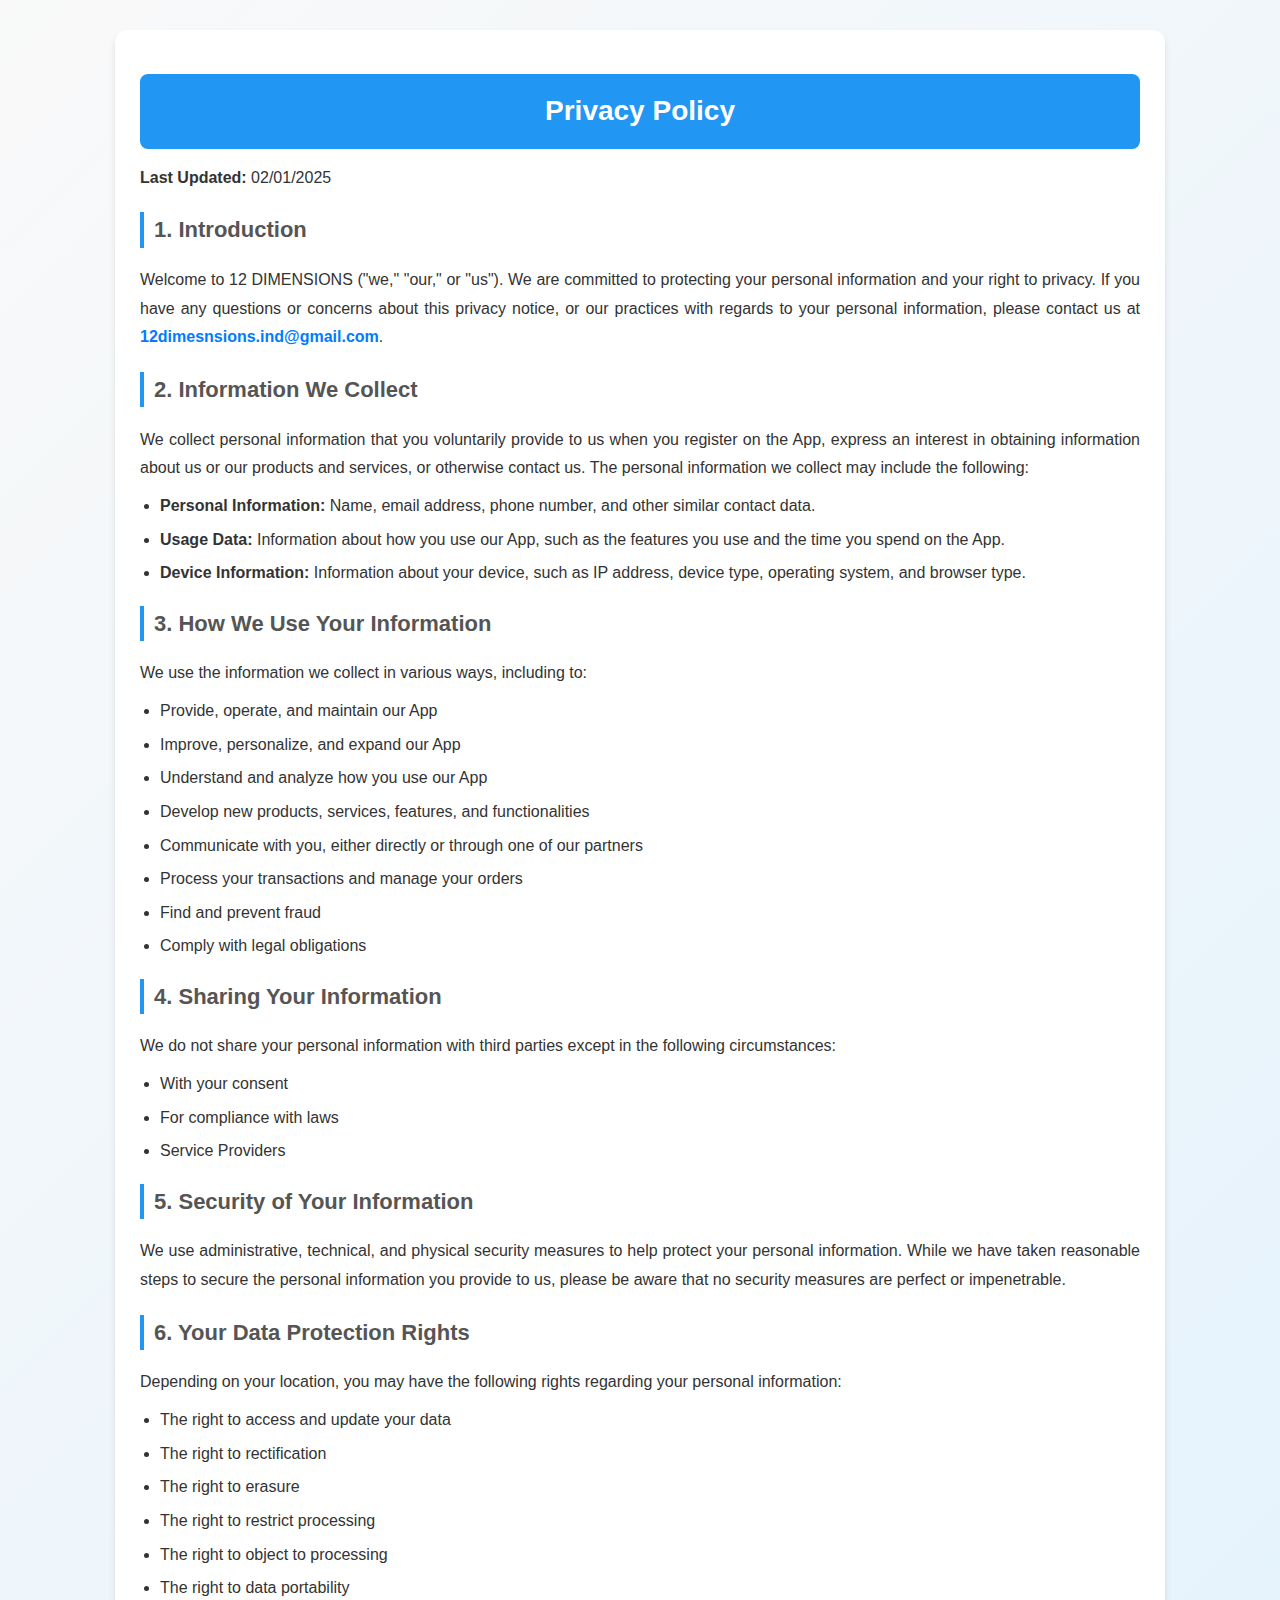
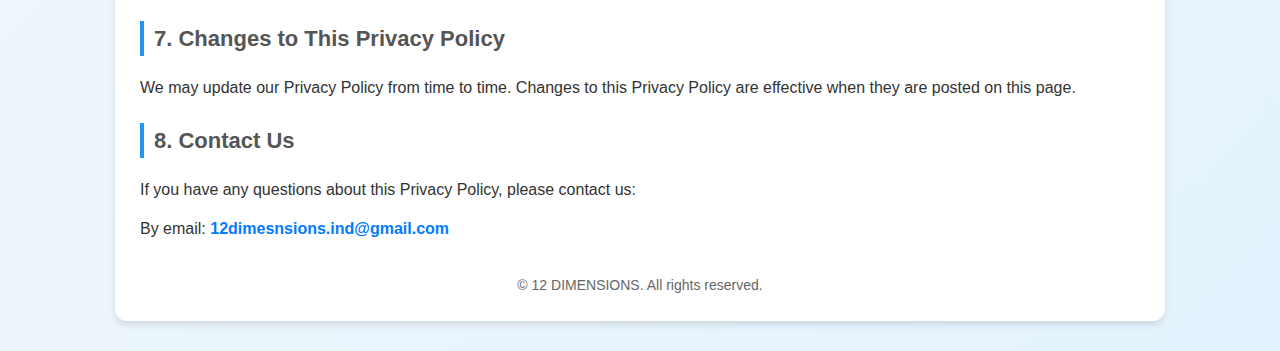
<file: PrivacyPolicy.html>
<!DOCTYPE html>
<html lang="en">
<head>
    <meta charset="UTF-8">
    <meta name="viewport" content="width=device-width, initial-scale=1.0">
    <title>Privacy Policy</title>
    <style>
        body {
            font-family: 'Roboto', sans-serif;
            line-height: 1.6;
            margin: 0;
            padding: 0;
            background: linear-gradient(135deg, #f9f9f9, #e3f2fd);
            color: #333;
        }
        .container {
            max-width: 1000px;
            margin: 30px auto;
            padding: 25px;
            background: #ffffff;
            box-shadow: 0 4px 6px rgba(0, 0, 0, 0.1);
            border-radius: 12px;
            overflow: hidden;
        }
        h1 {
            font-size: 28px;
            color: #444;
            margin-bottom: 15px;
            text-align: center;
            background: #2196f3;
            color: white;
            padding: 15px;
            border-radius: 8px;
        }
        h2 {
            font-size: 22px;
            margin-top: 20px;
            color: #555;
            border-left: 4px solid #2196f3;
            padding-left: 10px;
        }
        p {
            margin: 10px 0;
            line-height: 1.8;
            text-align: justify;
        }
        ul {
            margin: 10px 0;
            padding-left: 20px;
        }
        ul li {
            margin: 8px 0;
        }
        a {
            color: #007BFF;
            text-decoration: none;
            font-weight: bold;
        }
        a:hover {
            text-decoration: underline;
        }
        footer {
            margin-top: 30px;
            text-align: center;
            font-size: 14px;
            color: #666;
        }
        @media (max-width: 600px) {
            .container {
                padding: 15px;
            }
            h1 {
                font-size: 22px;
            }
            h2 {
                font-size: 18px;
            }
        }
    </style>
</head>
<body>
    <div class="container">
        <h1>Privacy Policy</h1>
        <p><strong>Last Updated:</strong> 02/01/2025</p>
        
        <h2>1. Introduction</h2>
        <p>Welcome to 12 DIMENSIONS ("we," "our," or "us"). We are committed to protecting your personal information and your right to privacy. If you have any questions or concerns about this privacy notice, or our practices with regards to your personal information, please contact us at <a href="mailto:12dimesnsions.ind@gmail.com">12dimesnsions.ind@gmail.com</a>.</p>

        <h2>2. Information We Collect</h2>
        <p>We collect personal information that you voluntarily provide to us when you register on the App, express an interest in obtaining information about us or our products and services, or otherwise contact us. The personal information we collect may include the following:</p>
        <ul>
            <li><strong>Personal Information:</strong> Name, email address, phone number, and other similar contact data.</li>
            <li><strong>Usage Data:</strong> Information about how you use our App, such as the features you use and the time you spend on the App.</li>
            <li><strong>Device Information:</strong> Information about your device, such as IP address, device type, operating system, and browser type.</li>
        </ul>

        <h2>3. How We Use Your Information</h2>
        <p>We use the information we collect in various ways, including to:</p>
        <ul>
            <li>Provide, operate, and maintain our App</li>
            <li>Improve, personalize, and expand our App</li>
            <li>Understand and analyze how you use our App</li>
            <li>Develop new products, services, features, and functionalities</li>
            <li>Communicate with you, either directly or through one of our partners</li>
            <li>Process your transactions and manage your orders</li>
            <li>Find and prevent fraud</li>
            <li>Comply with legal obligations</li>
        </ul>

        <h2>4. Sharing Your Information</h2>
        <p>We do not share your personal information with third parties except in the following circumstances:</p>
        <ul>
            <li>With your consent</li>
            <li>For compliance with laws</li>
            <li>Service Providers</li>
        </ul>

        <h2>5. Security of Your Information</h2>
        <p>We use administrative, technical, and physical security measures to help protect your personal information. While we have taken reasonable steps to secure the personal information you provide to us, please be aware that no security measures are perfect or impenetrable.</p>

        <h2>6. Your Data Protection Rights</h2>
        <p>Depending on your location, you may have the following rights regarding your personal information:</p>
        <ul>
            <li>The right to access and update your data</li>
            <li>The right to rectification</li>
            <li>The right to erasure</li>
            <li>The right to restrict processing</li>
            <li>The right to object to processing</li>
            <li>The right to data portability</li>
        </ul>

        <h2>7. Changes to This Privacy Policy</h2>
        <p>We may update our Privacy Policy from time to time. Changes to this Privacy Policy are effective when they are posted on this page.</p>

        <h2>8. Contact Us</h2>
        <p>If you have any questions about this Privacy Policy, please contact us:</p>
        <p>By email: <a href="mailto:12dimesnsions.ind@gmail.com">12dimesnsions.ind@gmail.com</a></p>

        <footer>&copy; 12 DIMENSIONS. All rights reserved.</footer>
    </div>
</body>
</html>
</file>
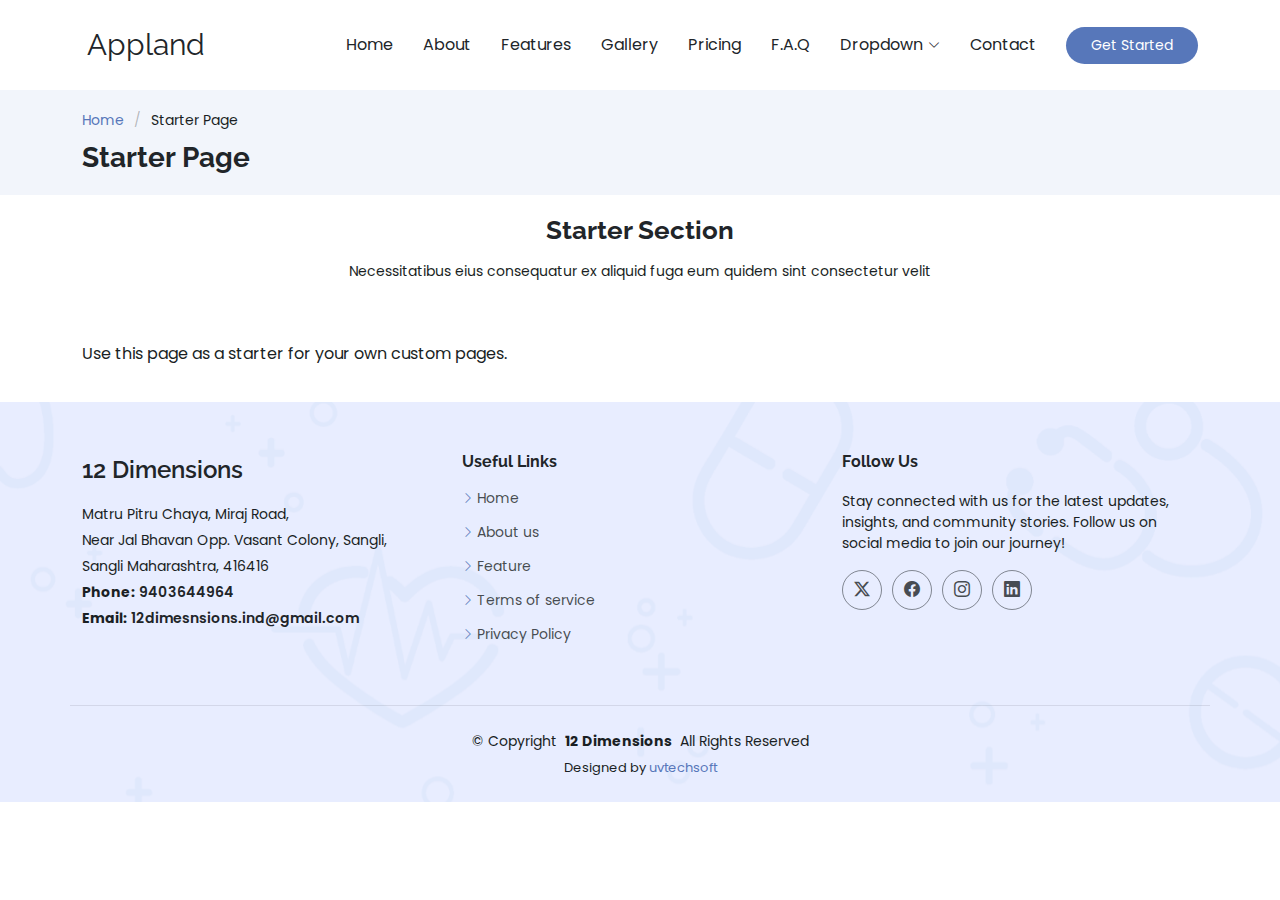
<file: starter-page.html>
<!DOCTYPE html>
<html lang="en">

<head>
  <meta charset="utf-8">
  <meta content="width=device-width, initial-scale=1.0" name="viewport">
  <title>Starter Page - Appland Bootstrap Template</title>
  <meta name="description" content="">
  <meta name="keywords" content="">

  <!-- Favicons -->
<link href="assets/img/favicon.png" rel="icon">
  <link href="assets/img/trackk_logo.png" rel="apple-touch-icon">

  <!-- Fonts -->
  <link href="https://fonts.googleapis.com" rel="preconnect">
  <link href="https://fonts.gstatic.com" rel="preconnect" crossorigin>
  <link href="https://fonts.googleapis.com/css2?family=Roboto:ital,wght@0,100;0,300;0,400;0,500;0,700;0,900;1,100;1,300;1,400;1,500;1,700;1,900&family=Poppins:ital,wght@0,100;0,200;0,300;0,400;0,500;0,600;0,700;0,800;0,900;1,100;1,200;1,300;1,400;1,500;1,600;1,700;1,800;1,900&family=Raleway:ital,wght@0,100;0,200;0,300;0,400;0,500;0,600;0,700;0,800;0,900;1,100;1,200;1,300;1,400;1,500;1,600;1,700;1,800;1,900&display=swap" rel="stylesheet">

  <!-- Vendor CSS Files -->
  <link href="assets/vendor/bootstrap/css/bootstrap.min.css" rel="stylesheet">
  <link href="assets/vendor/bootstrap-icons/bootstrap-icons.css" rel="stylesheet">
  <link href="assets/vendor/aos/aos.css" rel="stylesheet">
  <link href="assets/vendor/swiper/swiper-bundle.min.css" rel="stylesheet">
  <link href="assets/vendor/glightbox/css/glightbox.min.css" rel="stylesheet">

  <!-- Main CSS File -->
  <link href="assets/css/main.css" rel="stylesheet">

  <!-- =======================================================
  * Template Name: Appland
  * Template URL: https://bootstrapmade.com/free-bootstrap-app-landing-page-template/
  * Updated: Aug 07 2024 with Bootstrap v5.3.3
  * Author: BootstrapMade.com
  * License: https://bootstrapmade.com/license/
  ======================================================== -->
</head>

<body class="starter-page-page">

  <header id="header" class="header d-flex align-items-center sticky-top">
    <div class="container-fluid container-xl position-relative d-flex align-items-center">

      <a href="index.html" class="logo d-flex align-items-center me-auto">
        <!-- Uncomment the line below if you also wish to use an image logo -->
        <!-- <img src="assets/img/logo.png" alt=""> -->
        <h1 class="sitename">Appland</h1>
      </a>

      <nav id="navmenu" class="navmenu">
        <ul>
          <li><a href="#hero">Home</a></li>
          <li><a href="#about">About</a></li>
          <li><a href="#features">Features</a></li>
          <li><a href="#gallery">Gallery</a></li>
          <li><a href="#pricing">Pricing</a></li>
          <li><a href="#faq">F.A.Q</a></li>
          <li class="dropdown"><a href="#"><span>Dropdown</span> <i class="bi bi-chevron-down toggle-dropdown"></i></a>
            <ul>
              <li><a href="#">Dropdown 1</a></li>
              <li class="dropdown"><a href="#"><span>Deep Dropdown</span> <i class="bi bi-chevron-down toggle-dropdown"></i></a>
                <ul>
                  <li><a href="#">Deep Dropdown 1</a></li>
                  <li><a href="#">Deep Dropdown 2</a></li>
                  <li><a href="#">Deep Dropdown 3</a></li>
                  <li><a href="#">Deep Dropdown 4</a></li>
                  <li><a href="#">Deep Dropdown 5</a></li>
                </ul>
              </li>
              <li><a href="#">Dropdown 2</a></li>
              <li><a href="#">Dropdown 3</a></li>
              <li><a href="#">Dropdown 4</a></li>
            </ul>
          </li>
          <li><a href="#contact">Contact</a></li>
        </ul>
        <i class="mobile-nav-toggle d-xl-none bi bi-list"></i>
      </nav>

      <a class="btn-getstarted" href="index.html#about">Get Started</a>

    </div>
  </header>

  <main class="main">

    <!-- Page Title -->
    <div class="page-title light-background">
      <div class="container">
        <nav class="breadcrumbs">
          <ol>
            <li><a href="index.html">Home</a></li>
            <li class="current">Starter Page</li>
          </ol>
        </nav>
        <h1>Starter Page</h1>
      </div>
    </div><!-- End Page Title -->

    <!-- Starter Section Section -->
    <section id="starter-section" class="starter-section section">

      <!-- Section Title -->
      <div class="container section-title" data-aos="fade-up">
        <h2>Starter Section</h2>
        <p>Necessitatibus eius consequatur ex aliquid fuga eum quidem sint consectetur velit</p>
      </div><!-- End Section Title -->

      <div class="container" data-aos="fade-up">
        <p>Use this page as a starter for your own custom pages.</p>
      </div>

    </section><!-- /Starter Section Section -->

  </main>

 
  <footer id="footer" class="footer"
    style="    background-image: url(assets/img/home_bg_.png); background-repeat: repeat;object-fit: cover; ">

    <!-- <div class="footer-newsletter">
      <div class="container">
        <div class="row justify-content-center text-center">
          <div class="col-lg-6">
            <h4>Join Our Newsletter</h4>
            <p>Subscribe to our newsletter and receive the latest news about our products and services!</p>
            <form action="forms/newsletter.php" method="post" class="php-email-form">
              <div class="newsletter-form"><input type="email" name="email"><input type="submit" value="Subscribe"></div>
              <div class="loading">Loading</div>
              <div class="error-message"></div>
              <div class="sent-message">Your subscription request has been sent. Thank you!</div>
            </form>
          </div>
        </div>
      </div>
    </div> -->

    <div class="container footer-top">
      <div class="row gy-4">
        <div class="col-lg-4 col-md-6 footer-about">
          <a href="index.html" class="d-flex align-items-center">
            <span class="sitename">12 Dimensions</span>
          </a>
          <div class="footer-contact pt-3">
            <p>Matru Pitru Chaya, Miraj Road, </p>
            <p> Near Jal Bhavan Opp. Vasant Colony, Sangli,</p>
            <p> Sangli Maharashtra, 416416</p>
            <p><strong>Phone:</strong> <a style="font-size: 14px ; font-family: 'Poppins' , sans-serif;"
                href="tel:09890941239">9403644964</a></p>
            <p><strong>Email:</strong> <a style="font-size: 14px ; font-family: 'Poppins' , sans-serif;"
                href="mailto:info@uvtechsoft.com">12dimesnsions.ind@gmail.com</a></p>

          </div>

        </div>

        <div class="col-lg-2 col-md-3 footer-links">
          <h4>Useful Links</h4>
          <ul>
            <li><i class="bi bi-chevron-right"></i> <a href="index.html">Home</a></li>
            <li><i class="bi bi-chevron-right"></i> <a href="About.html">About us</a></li>
            <li><i class="bi bi-chevron-right"></i> <a href="Features.html">Feature</a></li>
            <li><i class="bi bi-chevron-right"></i> <a href="terms.html">Terms of service</a></li>
            <li><i class="bi bi-chevron-right"></i> <a href="PrivacyPolicy.html">Privacy Policy</a></li>
          </ul>
        </div>

        <div class="col-lg-2 col-md-3 footer-links">
          <!-- <h4>Our Services</h4>
          <ul>
            <li><i class="bi bi-chevron-right"></i> <a href="#">Web Design</a></li>
            <li><i class="bi bi-chevron-right"></i> <a href="#">Web Development</a></li>
            <li><i class="bi bi-chevron-right"></i> <a href="#">Product Management</a></li>
            <li><i class="bi bi-chevron-right"></i> <a href="#">Marketing</a></li>
          </ul> -->
        </div>

        <div class="col-lg-4 col-md-12">
          <h4>Follow Us</h4>
          <p>Stay connected with us for the latest updates, insights, and community stories. Follow us on social media
            to join our journey!</p>
          <div class="social-links d-flex">
            <a href=""><i class="bi bi-twitter-x"></i></a>
            <a href=""><i class="bi bi-facebook"></i></a>
            <a href=""><i class="bi bi-instagram"></i></a>
            <a href=""><i class="bi bi-linkedin"></i></a>
          </div>
        </div>


      </div>
    </div>

    <div class="container copyright text-center mt-4">
      <p>© <span>Copyright</span> <strong class="px-1 sitename">12 Dimensions</strong> <span>All Rights Reserved</span></p>
      <div class="credits">
        <!-- All the links in the footer should remain intact. -->
        <!-- You can delete the links only if you've purchased the pro version. -->
        <!-- Licensing information: https://bootstrapmade.com/license/ -->
        <!-- Purchase the pro version with working PHP/AJAX contact form: [buy-url] -->

        Designed by <a href="https://uvtechsoft.com/">uvtechsoft</a>
      </div>
    </div>

  </footer>

  <!-- Scroll Top -->
  <a href="#" id="scroll-top" class="scroll-top d-flex align-items-center justify-content-center"><i class="bi bi-arrow-up-short"></i></a>

  <!-- Preloader -->
  <div id="preloader"></div>

  <!-- Vendor JS Files -->
  <script src="assets/vendor/bootstrap/js/bootstrap.bundle.min.js"></script>
  <script src="assets/vendor/php-email-form/validate.js"></script>
  <script src="assets/vendor/aos/aos.js"></script>
  <script src="assets/vendor/swiper/swiper-bundle.min.js"></script>
  <script src="assets/vendor/glightbox/js/glightbox.min.js"></script>

  <!-- Main JS File -->
  <script src="assets/js/main.js"></script>

</body>

</html>
</file>
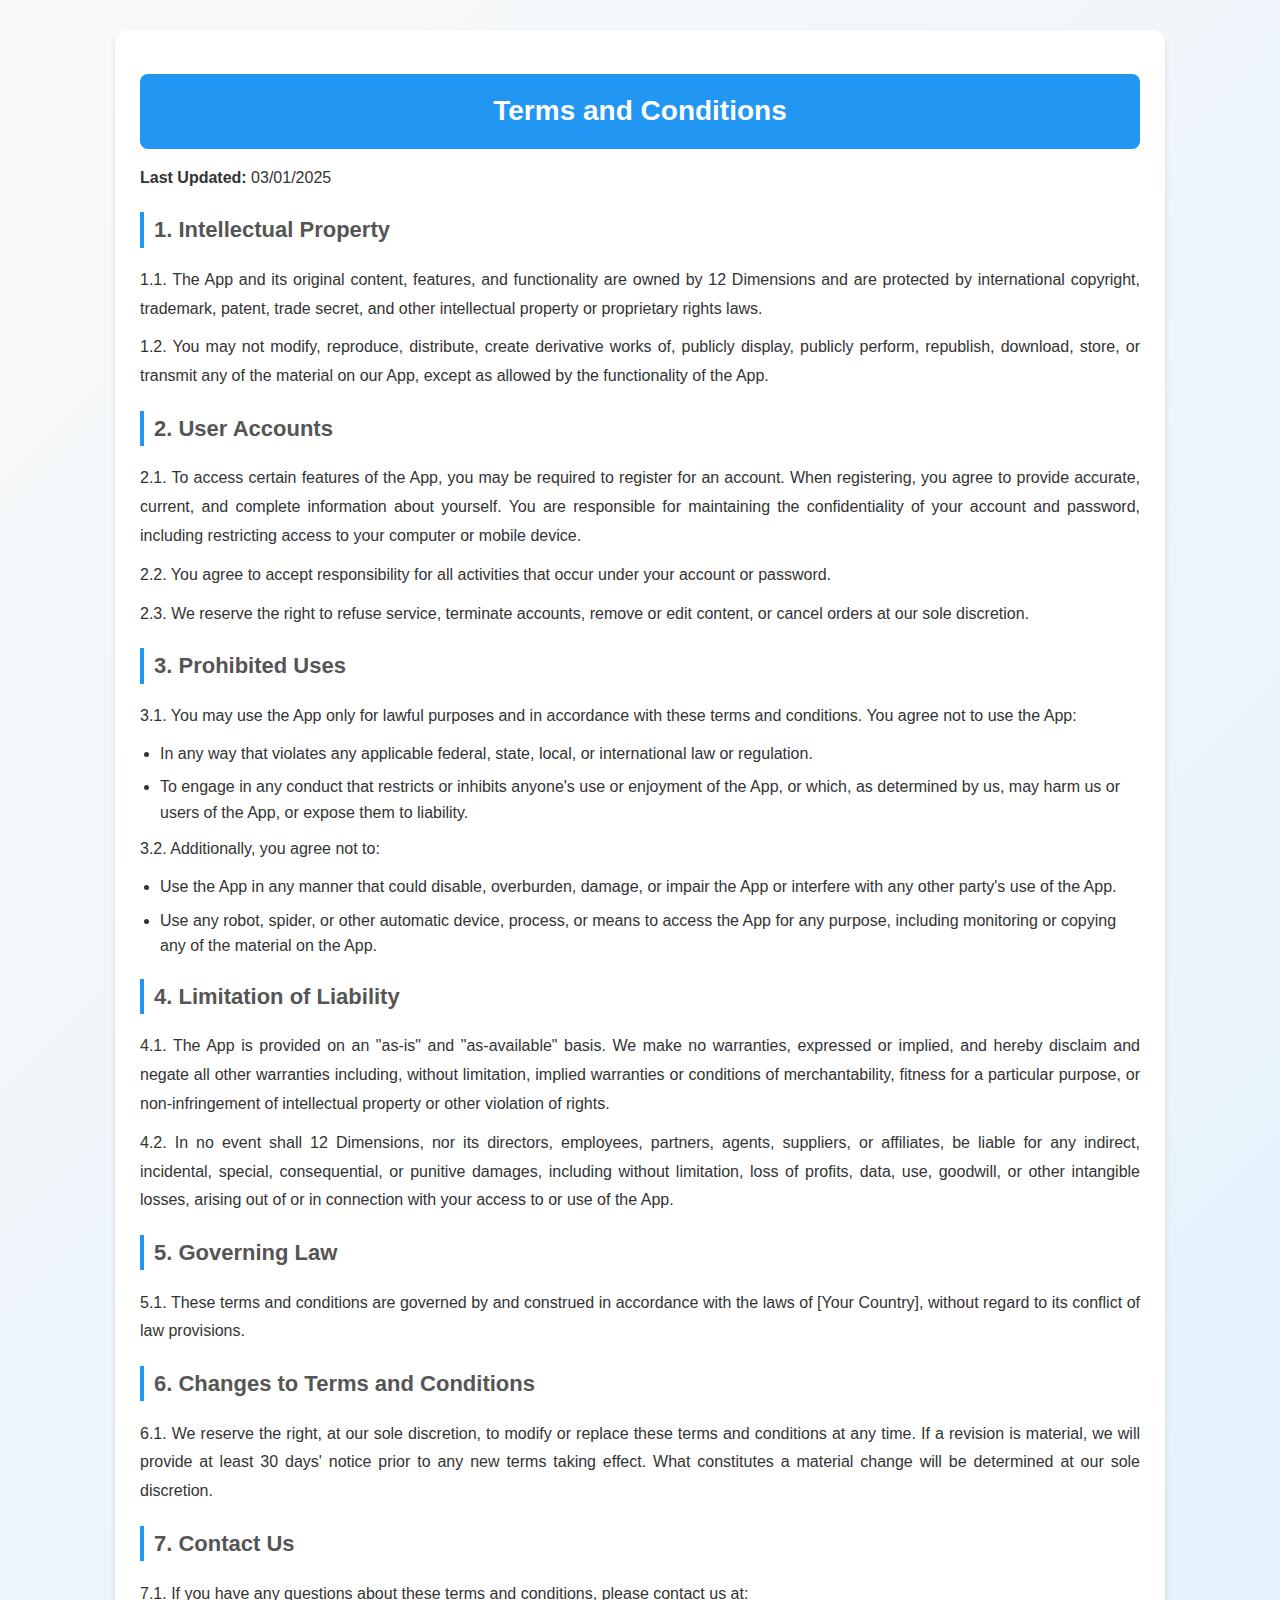
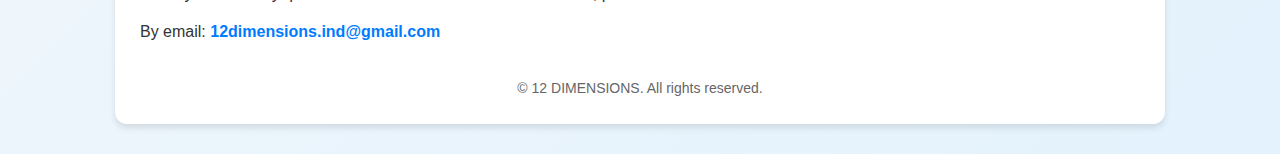
<file: terms.html>
<!DOCTYPE html>
<html lang="en">
<head>
    <meta charset="UTF-8">
    <meta name="viewport" content="width=device-width, initial-scale=1.0">
    <title>Terms and Conditions</title>
    <style>
        body {
            font-family: 'Roboto', sans-serif;
            line-height: 1.6;
            margin: 0;
            padding: 0;
            background: linear-gradient(135deg, #f9f9f9, #e3f2fd);
            color: #333;
        }
        .container {
            max-width: 1000px;
            margin: 30px auto;
            padding: 25px;
            background: #ffffff;
            box-shadow: 0 4px 6px rgba(0, 0, 0, 0.1);
            border-radius: 12px;
            overflow: hidden;
        }
        h1 {
            font-size: 28px;
            color: #444;
            margin-bottom: 15px;
            text-align: center;
            background: #2196f3;
            color: white;
            padding: 15px;
            border-radius: 8px;
        }
        h2 {
            font-size: 22px;
            margin-top: 20px;
            color: #555;
            border-left: 4px solid #2196f3;
            padding-left: 10px;
        }
        p {
            margin: 10px 0;
            line-height: 1.8;
            text-align: justify;
        }
        ul {
            margin: 10px 0;
            padding-left: 20px;
        }
        ul li {
            margin: 8px 0;
        }
        a {
            color: #007BFF;
            text-decoration: none;
            font-weight: bold;
        }
        a:hover {
            text-decoration: underline;
        }
        footer {
            margin-top: 30px;
            text-align: center;
            font-size: 14px;
            color: #666;
        }
        @media (max-width: 600px) {
            .container {
                padding: 15px;
            }
            h1 {
                font-size: 22px;
            }
            h2 {
                font-size: 18px;
            }
        }
    </style>
</head>
<body>
    <div class="container">
        <h1>Terms and Conditions</h1>
        <p><strong>Last Updated:</strong> 03/01/2025</p>
        
        <h2>1. Intellectual Property</h2>
        <p>1.1. The App and its original content, features, and functionality are owned by 12 Dimensions and are protected by international copyright, trademark, patent, trade secret, and other intellectual property or proprietary rights laws.</p>
        <p>1.2. You may not modify, reproduce, distribute, create derivative works of, publicly display, publicly perform, republish, download, store, or transmit any of the material on our App, except as allowed by the functionality of the App.</p>

        <h2>2. User Accounts</h2>
        <p>2.1. To access certain features of the App, you may be required to register for an account. When registering, you agree to provide accurate, current, and complete information about yourself. You are responsible for maintaining the confidentiality of your account and password, including restricting access to your computer or mobile device.</p>
        <p>2.2. You agree to accept responsibility for all activities that occur under your account or password.</p>
        <p>2.3. We reserve the right to refuse service, terminate accounts, remove or edit content, or cancel orders at our sole discretion.</p>

        <h2>3. Prohibited Uses</h2>
        <p>3.1. You may use the App only for lawful purposes and in accordance with these terms and conditions. You agree not to use the App:</p>
        <ul>
            <li>In any way that violates any applicable federal, state, local, or international law or regulation.</li>
            <li>To engage in any conduct that restricts or inhibits anyone's use or enjoyment of the App, or which, as determined by us, may harm us or users of the App, or expose them to liability.</li>
        </ul>
        <p>3.2. Additionally, you agree not to:</p>
        <ul>
            <li>Use the App in any manner that could disable, overburden, damage, or impair the App or interfere with any other party's use of the App.</li>
            <li>Use any robot, spider, or other automatic device, process, or means to access the App for any purpose, including monitoring or copying any of the material on the App.</li>
        </ul>

        <h2>4. Limitation of Liability</h2>
        <p>4.1. The App is provided on an "as-is" and "as-available" basis. We make no warranties, expressed or implied, and hereby disclaim and negate all other warranties including, without limitation, implied warranties or conditions of merchantability, fitness for a particular purpose, or non-infringement of intellectual property or other violation of rights.</p>
        <p>4.2. In no event shall 12 Dimensions, nor its directors, employees, partners, agents, suppliers, or affiliates, be liable for any indirect, incidental, special, consequential, or punitive damages, including without limitation, loss of profits, data, use, goodwill, or other intangible losses, arising out of or in connection with your access to or use of the App.</p>

        <h2>5. Governing Law</h2>
        <p>5.1. These terms and conditions are governed by and construed in accordance with the laws of [Your Country], without regard to its conflict of law provisions.</p>

        <h2>6. Changes to Terms and Conditions</h2>
        <p>6.1. We reserve the right, at our sole discretion, to modify or replace these terms and conditions at any time. If a revision is material, we will provide at least 30 days' notice prior to any new terms taking effect. What constitutes a material change will be determined at our sole discretion.</p>

        <h2>7. Contact Us</h2>
        <p>7.1. If you have any questions about these terms and conditions, please contact us at:</p>
        <p>By email: <a href="mailto:12dimensions.ind@gmail.com">12dimensions.ind@gmail.com</a></p>

        <footer>&copy; 12 DIMENSIONS. All rights reserved.</footer>
    </div>
</body>
</html>
</file>
<file: assets/css/main.css>
/**
* Template Name: Appland
* Template URL: https://bootstrapmade.com/free-bootstrap-app-landing-page-template/
* Updated: Aug 07 2024 with Bootstrap v5.3.3
* Author: BootstrapMade.com
* License: https://bootstrapmade.com/license/
*/

/*--------------------------------------------------------------
# Font & Color Variables
# Help: https://bootstrapmade.com/color-system/
--------------------------------------------------------------*/
/* Fonts */
:root {
  /* --default-font: "Roboto",  system-ui, -apple-system, "Segoe UI", Roboto, "Helvetica Neue", Arial, "Noto Sans", "Liberation Sans", sans-serif, "Apple Color Emoji", "Segoe UI Emoji", "Segoe UI Symbol", "Noto Color Emoji"; */
  --default-font:'Poppins', sans-serif ;
 
  --heading-font: "Raleway",  sans-serif;
  --nav-font: "Poppins",  sans-serif;
}

/* Global Colors - The following color variables are used throughout the website. Updating them here will change the color scheme of the entire website */
:root { 
  --background-color: #ffffff; 
  --default-color: #1a1f24; 
  --heading-color: #212529; 
  --accent-color: #5777ba; 
  --surface-color: #ffffff; 
  --contrast-color: #ffffff; 
}


/* Nav Menu Colors - The following color variables are used specifically for the navigation menu. They are separate from the global colors to allow for more customization options */
:root {
  --nav-color: #212529;  /* The default color of the main navmenu links */
  --nav-hover-color: #5777ba; /* Applied to main navmenu links when they are hovered over or active */
  --nav-mobile-background-color: #ffffff; /* Used as the background color for mobile navigation menu */
  --nav-dropdown-background-color: #ffffff; /* Used as the background color for dropdown items that appear when hovering over primary navigation items */
  --nav-dropdown-color: #212529; /* Used for navigation links of the dropdown items in the navigation menu. */
  --nav-dropdown-hover-color: #5777ba; /* Similar to --nav-hover-color, this color is applied to dropdown navigation links when they are hovered over. */
}

/* Color Presets - These classes override global colors when applied to any section or element, providing reuse of the sam color scheme. */

.light-background {
  --background-color: #f2f5fb;
  --surface-color: #ffffff;
}

.dark-background {
  --background-color: #060606;
  --default-color: #ffffff;
  --heading-color: #ffffff;
  --surface-color: #252525;
  --contrast-color: #ffffff;
}

/* Smooth scroll */
:root {
  scroll-behavior: smooth;
}

/*--------------------------------------------------------------
# General Styling & Shared Classes
--------------------------------------------------------------*/
body {
  color: var(--default-color);
  background-color: var(--background-color);
  font-family: var(--default-font);
}

a {
  color: var(--accent-color);
  text-decoration: none;
  transition: 0.3s;
}

a:hover {
  color: color-mix(in srgb, var(--accent-color), transparent 25%);
  text-decoration: none;
}

h1,
h2,
h3,
h4,
h5,
h6 {
  color: var(--heading-color);
  font-family: var(--heading-font);
}

/* PHP Email Form Messages
------------------------------*/
.php-email-form .error-message {
  display: none;
  background: #df1529;
  color: #ffffff;
  text-align: left;
  padding: 15px;
  margin-bottom: 24px;
  font-weight: 600;
}

.php-email-form .sent-message {
  display: none;
  color: #ffffff;
  background: #059652;
  text-align: center;
  padding: 15px;
  margin-bottom: 24px;
  font-weight: 600;
}

.php-email-form .loading {
  display: none;
  background: var(--surface-color);
  text-align: center;
  padding: 15px;
  margin-bottom: 24px;
}

.php-email-form .loading:before {
  content: "";
  display: inline-block;
  border-radius: 50%;
  width: 24px;
  height: 24px;
  margin: 0 10px -6px 0;
  border: 3px solid var(--accent-color);
  border-top-color: var(--surface-color);
  animation: php-email-form-loading 1s linear infinite;
}

@keyframes php-email-form-loading {
  0% {
    transform: rotate(0deg);
  }

  100% {
    transform: rotate(360deg);
  }
}

/*--------------------------------------------------------------
# Global Header
--------------------------------------------------------------*/
.header {
  color: var(--default-color);
  background-color: var(--background-color);
  padding: 15px 0;
  transition: all 0.5s;
  z-index: 997;
}

.header .logo {
  line-height: 1;
}

.header .logo img {
  /* max-height: 36px; */
  max-height: 60px;

  margin-right: 8px;
}

.header .logo h1 {
  font-size: 30px;
  margin: 0;
  font-weight: 400;
  color: var(--heading-color);
}

.header .btn-getstarted,
.header .btn-getstarted:focus {
  color: var(--contrast-color);
  background: var(--accent-color);
  font-size: 14px;
  padding: 8px 25px;
  margin: 0 0 0 30px;
  border-radius: 50px;
  transition: 0.3s;
}

.header .btn-getstarted:hover,
.header .btn-getstarted:focus:hover {
  color: var(--contrast-color);
  background: color-mix(in srgb, var(--accent-color), transparent 15%);
}

@media (max-width: 1200px) {
  .header .logo {
    order: 1;
  }

  .header .btn-getstarted {
    order: 2;
    margin: 0 15px 0 0;
    padding: 6px 15px;
  }

  .header .navmenu {
    order: 3;
  }
}

.scrolled .header {
  box-shadow: 0px 0 18px rgba(0, 0, 0, 0.1);
}

/*--------------------------------------------------------------
# Navigation Menu
--------------------------------------------------------------*/
/* Navmenu - Desktop */
@media (min-width: 1200px) {
  .navmenu {
    padding: 0;
  }

  .navmenu ul {
    margin: 0;
    padding: 0;
    display: flex;
    list-style: none;
    align-items: center;
  }

  .navmenu li {
    position: relative;
  }

  .navmenu a,
  .navmenu a:focus {
    color: var(--nav-color);
    padding: 18px 15px;
    font-size: 16px;
    font-family: var(--nav-font);
    font-weight: 400;
    display: flex;
    align-items: center;
    justify-content: space-between;
    white-space: nowrap;
    transition: 0.3s;
  }

  .navmenu a i,
  .navmenu a:focus i {
    font-size: 12px;
    line-height: 0;
    margin-left: 5px;
    transition: 0.3s;
  }

  .navmenu li:last-child a {
    padding-right: 0;
  }

  .navmenu li:hover>a,
  .navmenu .active,
  .navmenu .active:focus {
    color: var(--nav-hover-color);
  }

  .navmenu .dropdown ul {
    margin: 0;
    padding: 10px 0;
    background: var(--nav-dropdown-background-color);
    display: block;
    position: absolute;
    visibility: hidden;
    left: 14px;
    top: 130%;
    opacity: 0;
    transition: 0.3s;
    border-radius: 4px;
    z-index: 99;
    box-shadow: 0px 0px 30px rgba(0, 0, 0, 0.1);
  }

  .navmenu .dropdown ul li {
    min-width: 200px;
  }

  .navmenu .dropdown ul a {
    padding: 10px 20px;
    font-size: 15px;
    text-transform: none;
    color: var(--nav-dropdown-color);
  }

  .navmenu .dropdown ul a i {
    font-size: 12px;
  }

  .navmenu .dropdown ul a:hover,
  .navmenu .dropdown ul .active:hover,
  .navmenu .dropdown ul li:hover>a {
    color: var(--nav-dropdown-hover-color);
  }

  .navmenu .dropdown:hover>ul {
    opacity: 1;
    top: 100%;
    visibility: visible;
  }

  .navmenu .dropdown .dropdown ul {
    top: 0;
    left: -90%;
    visibility: hidden;
  }

  .navmenu .dropdown .dropdown:hover>ul {
    opacity: 1;
    top: 0;
    left: -100%;
    visibility: visible;
  }
}

/* Navmenu - Mobile */
@media (max-width: 1199px) {
  .mobile-nav-toggle {
    color: var(--nav-color);
    font-size: 28px;
    line-height: 0;
    margin-right: 10px;
    cursor: pointer;
    transition: color 0.3s;
  }

  .navmenu {
    padding: 0;
    z-index: 9997;
  }

  .navmenu ul {
    display: none;
    list-style: none;
    position: absolute;
    inset: 60px 20px 20px 20px;
    padding: 10px 0;
    margin: 0;
    border-radius: 6px;
    background-color: var(--nav-mobile-background-color);
    overflow-y: auto;
    transition: 0.3s;
    z-index: 9998;
    box-shadow: 0px 0px 30px rgba(0, 0, 0, 0.1);
  }

  .navmenu a,
  .navmenu a:focus {
    color: var(--nav-dropdown-color);
    padding: 10px 20px;
    font-family: var(--nav-font);
    font-size: 17px;
    font-weight: 500;
    display: flex;
    align-items: center;
    justify-content: space-between;
    white-space: nowrap;
    transition: 0.3s;
  }

  .navmenu a i,
  .navmenu a:focus i {
    font-size: 12px;
    line-height: 0;
    margin-left: 5px;
    width: 30px;
    height: 30px;
    display: flex;
    align-items: center;
    justify-content: center;
    border-radius: 50%;
    transition: 0.3s;
    background-color: color-mix(in srgb, var(--accent-color), transparent 90%);
  }

  .navmenu a i:hover,
  .navmenu a:focus i:hover {
    background-color: var(--accent-color);
    color: var(--contrast-color);
  }

  .navmenu a:hover,
  .navmenu .active,
  .navmenu .active:focus {
    color: var(--nav-dropdown-hover-color);
  }

  .navmenu .active i,
  .navmenu .active:focus i {
    background-color: var(--accent-color);
    color: var(--contrast-color);
    transform: rotate(180deg);
  }

  .navmenu .dropdown ul {
    position: static;
    display: none;
    z-index: 99;
    padding: 10px 0;
    margin: 10px 20px;
    background-color: var(--nav-dropdown-background-color);
    border: 1px solid color-mix(in srgb, var(--default-color), transparent 90%);
    box-shadow: none;
    transition: all 0.5s ease-in-out;
  }

  .navmenu .dropdown ul ul {
    background-color: rgba(33, 37, 41, 0.1);
  }

  .navmenu .dropdown>.dropdown-active {
    display: block;
    background-color: rgba(33, 37, 41, 0.03);
  }

  .mobile-nav-active {
    overflow: hidden;
  }

  .mobile-nav-active .mobile-nav-toggle {
    color: #fff;
    position: absolute;
    font-size: 32px;
    top: 15px;
    right: 15px;
    margin-right: 0;
    z-index: 9999;
  }

  .mobile-nav-active .navmenu {
    position: fixed;
    overflow: hidden;
    inset: 0;
    background: rgba(33, 37, 41, 0.8);
    transition: 0.3s;
  }

  .mobile-nav-active .navmenu>ul {
    display: block;
  }
}

/*--------------------------------------------------------------
# Global Footer
--------------------------------------------------------------*/
.footer {
  color: var(--default-color);
  background-color: var(--background-color);
  font-size: 14px;
  position: relative;
}

.footer .footer-newsletter {
  background-color: color-mix(in srgb, var(--default-color), transparent 97%);
  padding: 50px 0;
}

.footer .footer-newsletter h4 {
  font-size: 24px;
}

.footer .footer-newsletter .newsletter-form {
  margin-top: 30px;
  margin-bottom: 15px;
  padding: 6px 8px;
  position: relative;
  border-radius: 4px;
  background-color: var(--surface-color);
  border: 1px solid color-mix(in srgb, var(--default-color), transparent 90%);
  box-shadow: 0px 2px 25px rgba(0, 0, 0, 0.1);
  display: flex;
  transition: 0.3s;
  border-radius: 50px;
}

.footer .footer-newsletter .newsletter-form:focus-within {
  border-color: var(--accent-color);
}

.footer .footer-newsletter .newsletter-form input[type=email] {
  border: 0;
  padding: 4px;
  width: 100%;
  background-color: var(--surface-color);
  color: var(--default-color);
}

.footer .footer-newsletter .newsletter-form input[type=email]:focus-visible {
  outline: none;
}

.footer .footer-newsletter .newsletter-form input[type=submit] {
  border: 0;
  font-size: 16px;
  padding: 0 20px;
  margin: -7px -8px -7px 0;
  background: var(--accent-color);
  color: var(--contrast-color);
  transition: 0.3s;
  border-radius: 50px;
}

.footer .footer-newsletter .newsletter-form input[type=submit]:hover {
  background: color-mix(in srgb, var(--accent-color), transparent 20%);
}

.footer .footer-top {
  padding-top: 50px;
}

.footer .social-links a {
  display: flex;
  align-items: center;
  justify-content: center;
  width: 40px;
  height: 40px;
  border-radius: 50%;
  border: 1px solid color-mix(in srgb, var(--default-color), transparent 50%);
  font-size: 16px;
  color: color-mix(in srgb, var(--default-color), transparent 20%);
  margin-right: 10px;
  transition: 0.3s;
}

.footer .social-links a:hover {
  color: var(--accent-color);
  border-color: var(--accent-color);
}

.footer h4 {
  font-size: 16px;
  font-weight: bold;
  position: relative;
  padding-bottom: 12px;
}

.footer .footer-links {
  margin-bottom: 30px;
}

.footer .footer-links ul {
  list-style: none;
  padding: 0;
  margin: 0;
}

.footer .footer-links ul i {
  margin-right: 3px;
  font-size: 12px;
  line-height: 0;
  color: var(--accent-color);
}

.footer .footer-links ul li {
  padding: 10px 0;
  display: flex;
  align-items: center;
}

.footer .footer-links ul li:first-child {
  padding-top: 0;
}

.footer .footer-links ul a {
  display: inline-block;
  color: color-mix(in srgb, var(--default-color), transparent 20%);
  line-height: 1;
}

.footer .footer-links ul a:hover {
  color: var(--accent-color);
}

.footer .footer-about a {
  color: var(--heading-color);
  font-size: 24px;
  font-weight: 600;
  font-family: var(--heading-font);
}

.footer .footer-contact p {
  margin-bottom: 5px;
}

.footer .copyright {
  padding: 25px 0;
  border-top: 1px solid color-mix(in srgb, var(--default-color), transparent 90%);
}

.footer .copyright p {
  margin-bottom: 0;
}

.footer .credits {
  margin-top: 6px;
  font-size: 13px;
}

/*--------------------------------------------------------------
# Preloader
--------------------------------------------------------------*/
#preloader {
  position: fixed;
  inset: 0;
  z-index: 999999;
  overflow: hidden;
  background: var(--background-color);
  transition: all 0.6s ease-out;
}

#preloader:before {
  content: "";
  position: fixed;
  top: calc(50% - 30px);
  left: calc(50% - 30px);
  border: 6px solid #ffffff;
  border-color: var(--accent-color) transparent var(--accent-color) transparent;
  border-radius: 50%;
  width: 60px;
  height: 60px;
  animation: animate-preloader 1.5s linear infinite;
}

@keyframes animate-preloader {
  0% {
    transform: rotate(0deg);
  }

  100% {
    transform: rotate(360deg);
  }
}

/*--------------------------------------------------------------
# Scroll Top Button
--------------------------------------------------------------*/
.scroll-top {
  position: fixed;
  visibility: hidden;
  opacity: 0;
  right: 15px;
  bottom: 15px;
  z-index: 99999;
  background-color: var(--accent-color);
  width: 40px;
  height: 40px;
  border-radius: 4px;
  transition: all 0.4s;
}

.scroll-top i {
  font-size: 24px;
  color: var(--contrast-color);
  line-height: 0;
}

.scroll-top:hover {
  background-color: color-mix(in srgb, var(--accent-color), transparent 20%);
  color: var(--contrast-color);
}

.scroll-top.active {
  visibility: visible;
  opacity: 1;
}

/*--------------------------------------------------------------
# Disable aos animation delay on mobile devices
--------------------------------------------------------------*/
@media screen and (max-width: 768px) {
  [data-aos-delay] {
    transition-delay: 0 !important;
  }
}

/*--------------------------------------------------------------
# Global Page Titles & Breadcrumbs
--------------------------------------------------------------*/
.page-title {
  color: var(--default-color);
  background-color: var(--background-color);
  padding: 20px 0;
  position: relative;
}

.page-title h1 {
  font-size: 28px;
  font-weight: 700;
  margin: 0;
}

.page-title .breadcrumbs ol {
  display: flex;
  flex-wrap: wrap;
  list-style: none;
  padding: 0 0 10px 0;
  margin: 0;
  font-size: 14px;
  font-weight: 400;
}

.page-title .breadcrumbs ol li+li {
  padding-left: 10px;
}

.page-title .breadcrumbs ol li+li::before {
  content: "/";
  display: inline-block;
  padding-right: 10px;
  color: color-mix(in srgb, var(--default-color), transparent 70%);
}

/*--------------------------------------------------------------
# Global Sections
--------------------------------------------------------------*/
section,
.section {
  color: var(--default-color);
  background-color: var(--background-color);
  /* padding: 60px 0; */
  padding: 20px 0;

  scroll-margin-top: 90px;
  overflow: clip;
}

@media (max-width: 1199px) {

  section,
  .section {
    scroll-margin-top: 66px;
  }
}

/*--------------------------------------------------------------
# Global Section Titles
--------------------------------------------------------------*/
.section-title {
  text-align: center;
  padding-bottom: 60px;
  position: relative;
}

.section-title h2 {
  /* text-shadow: 2px 2px 4px rgba(0, 0, 0, 0.3); */

  font-size: 26px;
  /* font-size: 32px; */

  font-weight: 700;
  margin-bottom: 15px;
}

.section-title p {
  margin-bottom: 0;
  font-size: 14px !important;
}

/*--------------------------------------------------------------
# Hero Section
--------------------------------------------------------------*/
.hero {
  width: 100%;
  min-height: 70vh;
  position: relative;
  padding: 60px 0 40px 0;
  display: flex;
  align-items: center;
}

.hero h2 {
  margin: 0;
  font-size: 48px;
  font-weight: 700;
  line-height: 56px;
}

.hero p {
  color: color-mix(in srgb, var(--default-color), transparent 30%);
  margin: 5px 0 10px 0;
  font-size: 20px;
  font-weight: 400;
}

.hero .download-btn {
  color: var(--contrast-color);
  background: color-mix(in srgb, var(--accent-color) 90%, black 50%);
  font-family: var(--heading-font);
  font-weight: 500;
  font-size: 15px;
  padding: 8px 30px 10px 30px;
  border-radius: 3px;
  transition: 0.5s;
  display: flex;
  align-items: center;
  justify-content: center;
}

.hero .download-btn+.download-btn {
  margin-left: 20px;
}

.hero .download-btn:hover {
  background: var(--accent-color);
  color: var(--contrast-color);
}

.hero .download-btn i {
  font-size: 16px;
  line-height: 0;
  margin-right: 8px;
}

@media (max-width: 768px) {
  .hero h2 {
    font-size: 28px;
    line-height: 36px;
  }

  .hero p {
    font-size: 18px;
    line-height: 24px;
    margin-bottom: 30px;
  }

  .hero .download-btn {
    font-size: 14px;
    padding: 8px 20px 10px 20px;
  }
}

/*--------------------------------------------------------------
# About Section
--------------------------------------------------------------*/
.about ul {
  list-style: none;
  padding: 0;
}

.about ul li {
  padding-bottom: 5px;
  display: flex;
  align-items: center;
}

.about ul i {
  font-size: 20px;
  padding-right: 4px;
  color: var(--accent-color);
}

.about .read-more {
  background: var(--accent-color);
  color: var(--contrast-color);
  font-family: var(--heading-font);
  font-weight: 500;
  font-size: 16px;
  letter-spacing: 1px;
  padding: 10px 28px;
  border-radius: 5px;
  transition: 0.3s;
  display: inline-flex;
  align-items: center;
  justify-content: center;
}

.about .read-more i {
  font-size: 18px;
  margin-left: 5px;
  line-height: 0;
  transition: 0.3s;
}

.about .read-more:hover {
  background: color-mix(in srgb, var(--accent-color), transparent 20%);
}

.about .read-more:hover i {
  transform: translate(5px, 0);
}

/*--------------------------------------------------------------
# Features Section
--------------------------------------------------------------*/
.features .icon-box {
  display: flex;
}

.features .icon-box h4 {
  font-size: 20px;
  font-weight: 700;
  margin: 0 0 10px 0;
}

.features .icon-box i {
  font-size: 44px;
  line-height: 44px;
  color: var(--accent-color);
  margin-right: 15px;
}

.features .icon-box p {
  font-size: 15px;
  color: color-mix(in srgb, var(--default-color), transparent 30%);
  margin-bottom: 0;
}



/*--------------------------------------------------------------
# Feature Details Section
--------------------------------------------------------------*/
.feature-details .features-item {
  color: color-mix(in srgb, var(--default-color), transparent 20%);
}

.feature-details .features-item+.features-item {
  margin-top: 100px;
}

@media (max-width: 640px) {
  .feature-details .features-item+.features-item {
    margin-top: 40px;
  }
}

.feature-details .features-item h3 {
  font-weight: 700;
  font-size: 26px;
}

.feature-details .features-item ul {
  list-style: none;
  padding: 0;
}

.feature-details .features-item ul li {
  padding-bottom: 10px;
  display: flex;
  align-items: center;
}

.feature-details .features-item ul li:last-child {
  padding-bottom: 0;
}

.feature-details .features-item ul i {
  font-size: 20px;
  padding-right: 4px;
  color: var(--accent-color);
}

.feature-details .features-item p:last-child {
  margin-bottom: 0;
}

/* .change-li i {
  color: white

} */

/*--------------------------------------------------------------
# Gallery Section
--------------------------------------------------------------*/
.gallery {
  overflow: hidden;
}

.gallery .swiper-wrapper {
  height: auto;
}

.gallery .swiper-pagination {
  margin-top: 20px;
  position: relative;
}

.gallery .swiper-pagination .swiper-pagination-bullet {
  background-color: var(--background-color);
  border: 1px solid var(--accent-color);
  width: 12px;
  height: 12px;
  opacity: 1;
}

.gallery .swiper-pagination .swiper-pagination-bullet-active {
  background-color: var(--accent-color);
}

.gallery .swiper-slide-active {
  text-align: center;
}

@media (min-width: 992px) {
  .gallery .swiper-wrapper {
    padding: 60px 0;
  }

  .gallery .swiper-slide-active {
    background: var(--background-color);
    border: 6px solid var(--accent-color);
    padding: 4px;
    z-index: 1;
    transform: scale(1.2);
    border-radius: 25px;
    transition: none;
  }
}

/*--------------------------------------------------------------
# Testimonials Section
--------------------------------------------------------------*/
.testimonials .testimonial-wrap {
  padding-left: 50px;
}

.testimonials .testimonials-carousel,
.testimonials .testimonials-slider {
  overflow: hidden;
}

.testimonials .testimonial-item {
  background-color: var(--surface-color);
  box-shadow: 0px 2px 15px rgba(0, 0, 0, 0.1);
  box-sizing: content-box;
  padding: 30px 30px 30px 60px;
  margin: 30px 15px;
  min-height: 200px;
  position: relative;
}

.testimonials .testimonial-item .testimonial-img {
  width: 90px;
  border-radius: 10px;
  border: 6px solid var(--background-color);
  position: absolute;
  left: -45px;
}

.testimonials .testimonial-item h3 {
  font-size: 18px;
  font-weight: bold;
  margin: 10px 0 5px 0;
}

.testimonials .testimonial-item h4 {
  color: color-mix(in srgb, var(--default-color), transparent 50%);
  font-size: 14px;
  margin: 0;
}

.testimonials .testimonial-item .stars {
  margin: 10px 0;
}

.testimonials .testimonial-item .stars i {
  color: #ffc107;
  margin: 0 1px;
}

.testimonials .testimonial-item .quote-icon-left,
.testimonials .testimonial-item .quote-icon-right {
  color: color-mix(in srgb, var(--accent-color), transparent 60%);
  font-size: 26px;
  line-height: 0;
}

.testimonials .testimonial-item .quote-icon-left {
  display: inline-block;
  left: -5px;
  position: relative;
}

.testimonials .testimonial-item .quote-icon-right {
  display: inline-block;
  right: -5px;
  position: relative;
  top: 10px;
  transform: scale(-1, -1);
}

.testimonials .testimonial-item p {
  font-style: italic;
  margin: 15px auto 15px auto;
}

.testimonials .swiper-wrapper {
  height: auto;
}

.testimonials .swiper-pagination {
  margin-top: 20px;
  position: relative;
}

.testimonials .swiper-pagination .swiper-pagination-bullet {
  width: 12px;
  height: 12px;
  background-color: var(--background-color);
  opacity: 1;
  border: 1px solid var(--accent-color);
}

.testimonials .swiper-pagination .swiper-pagination-bullet-active {
  background-color: var(--accent-color);
}

@media (max-width: 767px) {
  .testimonials .testimonial-wrap {
    padding-left: 0;
  }

  .testimonials .testimonials-carousel,
  .testimonials .testimonials-slider {
    overflow: hidden;
  }

  .testimonials .testimonial-item {
    padding: 30px;
    margin: 15px;
  }

  .testimonials .testimonial-item .testimonial-img {
    position: static;
    left: auto;
  }
}

/*--------------------------------------------------------------
# Pricing Section
--------------------------------------------------------------*/
.pricing .pricing-item {
  background-color: var(--surface-color);
  padding: 60px 40px;
  box-shadow: 0 3px 20px -2px rgba(0, 0, 0, 0.1);
  height: 100%;
  position: relative;
}

.pricing h3 {
  font-weight: 600;
  margin-bottom: 15px;
  font-size: 20px;
}

.pricing h4 {
  font-size: 48px;
  color: var(--accent-color);
  font-family: var(--heading-font);
  font-weight: 400;
}

.pricing h4 sup {
  font-size: 28px;
}

.pricing h4 span {
  color: color-mix(in srgb, var(--default-color), transparent 60%);
  font-size: 18px;
}

.pricing ul {
  padding: 20px 0;
  list-style: none;
  color: color-mix(in srgb, var(--default-color), transparent 30%);
  text-align: left;
  line-height: 20px;
}

.pricing ul li {
  padding: 10px 0;
  display: flex;
  align-items: center;
}

.pricing ul i {
  color: #059652;
  font-size: 24px;
  padding-right: 3px;
}

.pricing ul .na {
  color: color-mix(in srgb, var(--default-color), transparent 60%);
}

.pricing ul .na i {
  color: color-mix(in srgb, var(--default-color), transparent 60%);
}

.pricing ul .na span {
  text-decoration: line-through;
}

.pricing .buy-btn {
  color: color-mix(in srgb, var(--default-color), transparent 40%);
  background-color: var(--background-color);
  display: inline-block;
  padding: 8px 35px 10px 35px;
  border-radius: 4px;
  border: 1px solid color-mix(in srgb, var(--default-color), transparent 60%);
  transition: none;
  font-size: 16px;
  font-weight: 500;
  font-family: var(--heading-font);
  transition: 0.3s;
}

.pricing .buy-btn:hover {
  background: var(--accent-color);
  border-color: var(--accent-color);
  color: var(--contrast-color);
}

.pricing .featured {
  z-index: 10;
}

.pricing .featured .pricing-item {
  background: var(--accent-color);
}

@media (min-width: 992px) {
  .pricing .featured .pricing-item {
    transform: scale(1.02, 1.1);
  }
}

.pricing .featured h3,
.pricing .featured h4,
.pricing .featured h4 span,
.pricing .featured ul,
.pricing .featured ul .na,
.pricing .featured ul i,
.pricing .featured ul .na i {
  color: var(--contrast-color);
}

.pricing .featured .buy-btn {
  background: var(--accent-color);
  color: var(--contrast-color);
  border-color: var(--contrast-color);
}

.pricing .featured .buy-btn:hover {
  background: color-mix(in srgb, var(--background-color), transparent 92%);
}

/*--------------------------------------------------------------
# Faq Section
--------------------------------------------------------------*/
.faq .faq-container {
  margin-top: 15px;
}

.faq .faq-container .faq-item {
  background-color: color-mix(in srgb, var(--default-color), transparent 96%);
  position: relative;
  padding: 20px;
  margin-bottom: 20px;
  overflow: hidden;
  transition: 0.3s;
}

.faq .faq-container .faq-item:last-child {
  margin-bottom: 0;
}

.faq .faq-container .faq-item h3 {
  font-weight: 600;
  font-size: 16px;
  line-height: 24px;
  margin: 0 30px 0 32px;
  transition: 0.3s;
  cursor: pointer;
}

.faq .faq-container .faq-item h3 span {
  color: var(--accent-color);
  padding-right: 5px;
}

.faq .faq-container .faq-item h3:hover {
  color: var(--accent-color);
}

.faq .faq-container .faq-item .faq-content {
  display: grid;
  grid-template-rows: 0fr;
  transition: 0.3s ease-in-out;
  visibility: hidden;
  opacity: 0;
}

.faq .faq-container .faq-item .faq-content p {
  margin-bottom: 0;
  overflow: hidden;
}

.faq .faq-container .faq-item .faq-icon {
  position: absolute;
  top: 22px;
  left: 20px;
  font-size: 20px;
  line-height: 0;
  transition: 0.3s;
  color: var(--accent-color);
}

.faq .faq-container .faq-item .faq-toggle {
  position: absolute;
  top: 20px;
  right: 20px;
  font-size: 16px;
  line-height: 0;
  transition: 0.3s;
  cursor: pointer;
}

.faq .faq-container .faq-item .faq-toggle:hover {
  color: var(--accent-color);
}

.faq .faq-container .faq-active {
  background-color: var(--accent-color);
  transition: 0.3s;
}

.faq .faq-container .faq-active h3,
.faq .faq-container .faq-active h3:hover,
.faq .faq-container .faq-active .faq-toggle,
.faq .faq-container .faq-active .faq-icon,
.faq .faq-container .faq-active .faq-content {
  color: var(--contrast-color);
}

.faq .faq-container .faq-active .faq-content {
  grid-template-rows: 1fr;
  visibility: visible;
  opacity: 1;
  padding-top: 10px;
  font-size: 13px;
}

.faq .faq-container .faq-active .faq-toggle {
  transform: rotate(90deg);
}

/*--------------------------------------------------------------
# Contact Section
--------------------------------------------------------------*/
.contact .info-item {
  background: color-mix(in srgb, var(--default-color), transparent 96%);
  padding: 30px;
}

.contact .info-item i {
  font-size: 38px;
  line-height: 0;
  color: var(--accent-color);
}

.contact .info-item h3 {
  font-size: 20px;
  font-weight: 700;
  margin: 20px 0 10px 0;
}

.contact .info-item p {
  padding: 0;
  line-height: 24px;
  font-size: 14px;
  margin-bottom: 0;
}

.contact .php-email-form {
  background: color-mix(in srgb, var(--default-color), transparent 96%);
  padding: 30px;
  height: 100%;
}

.contact .php-email-form input[type=text],
.contact .php-email-form input[type=email],
.contact .php-email-form textarea {
  font-size: 14px;
  padding: 10px 15px;
  box-shadow: none;
  border-radius: 0;
  color: var(--default-color);
  background-color: color-mix(in srgb, var(--background-color), transparent 50%);
  border-color: color-mix(in srgb, var(--default-color), transparent 80%);
}

.contact .php-email-form input[type=text]:focus,
.contact .php-email-form input[type=email]:focus,
.contact .php-email-form textarea:focus {
  border-color: var(--accent-color);
}

.contact .php-email-form input[type=text]::placeholder,
.contact .php-email-form input[type=email]::placeholder,
.contact .php-email-form textarea::placeholder {
  color: color-mix(in srgb, var(--default-color), transparent 70%);
}

.contact .php-email-form button[type=submit] {
  background: var(--accent-color);
  color: var(--contrast-color);
  border: 0;
  padding: 10px 30px;
  transition: 0.4s;
  border-radius: 4px;
}

.contact .php-email-form button[type=submit]:hover {
  background: color-mix(in srgb, var(--accent-color), transparent 20%);
}

/*--------------------------------------------------------------
# Starter Section Section
--------------------------------------------------------------*/



.single-feature {
	margin-bottom: 10px;
	margin-top: 10px;
}
.single-feature h5 {
	font-size: 16px;
}
.media-right-margin {
	margin-right:25px;
}
.single-feature p {
	font-size: 13px;
}

.icon-border span {
	display: block;
	position: relative;
	width: 50px;
	height: 50px;
	border-radius: 100px;
	color: var(--accent-color); /* Matches the accent color of the website */
	font-size: 18px;
	line-height: 50px;
	border: 1px solid var(--accent-color); /* Consistent with the accent color */
}


.media {
  display: -ms-flexbox;
  display: flex;
  -ms-flex-align: start;
  align-items: flex-start
}

.text-left{
  text-align: left;
} 

.text-right{
  text-align: right;
}


.call-to-action {
  padding: 0;
}
.callto-section {
  color: var(--default-color);
  background-color: var(--background-color);
  padding: 60px 0;
  scroll-margin-top: 100px;
  overflow: clip;
}

.call-to-action .container {
  padding: 80px;
  background: color-mix(in srgb, var(--default-color), transparent 96%);
  border-radius: 15px;
}


.call-to-action p {
	font-size: 13px;
}



/*** Features Start ***/
.features .feature-item {
  position: relative;
  box-shadow: 0 0 45px rgba(0, 0, 0, 0.1);
  border-radius: 10px;
}

.features .feature-item::after {
  content: "";
  position: absolute;
  width: 100%;
  height: 0;
  bottom: 0;
  left: 0;
  border-radius: 10px;
  background: rgba(0, 58, 102, 0.1);
  z-index: -1;
  transition: 0.5s;
}

.features .feature-item:hover::after {
  height: 100%;
}

.features .feature-item .feature-icon {
  width: 120px; 
  height: 120px;
  border-radius: 10px;
  display: inline-flex;
  align-items: center;
  justify-content: center;
  text-align: center;
  background: var(--bs-light);
  transition: 0.5s;
}

.features .feature-item:hover .feature-icon {
  border-radius: 50%;
  background: var(--bs-white) !important;
}

.features .feature-item .feature-icon i {
  transition: 0.5s;
}

.features .feature-item:hover .feature-icon i {
  color: var(--bs-secondary) !important;
  transform: rotate(360deg);
  transition: all 0.5s ease;
}
/*** Features End ***/


.features p {
	font-size: 13px;
}



/*--------------------------------------------------------------
# Features Section
--------------------------------------------------------------*/
.features .nav-tabs {
  border: 0;
}

.features .nav-link {
  background-color: var(--surface-color);
  color: var(--color-secondary);
  border: 0;
  padding: 11px 9px;
  box-shadow: 5px 5px 25px rgba(0, 0, 0, 0.1);
  border-radius: 0;
  display: flex;
  align-items: center;
  justify-content: center;
  flex-direction: column;
  transition: 0s;
  cursor: pointer;
  height: 100%;
}

.features .nav-link i {
  font-size: 32px;
  line-height: 0;
}

.features .nav-link h4 {
  font-size: 16px;
  font-weight: 600;
  margin: 10px 0 0 0;
}

.features .nav-link:hover {
  color: var(--primary_color);
}

.features .nav-link:hover,
.features .nav-link.active {
  transition: 0.3s;
  background-image: linear-gradient(#aed6f1, #6ba0c3); /* New gradient with blue tones */
  color: var(--contrast-color) !important;
  border-color: var(--accent-color); /* Border color matches the accent color */
}

.features .nav-link:hover h4,
.features .nav-link.active h4 {
  color: var(--contrast-color);
}

.features .nav-link:hover i,
.features .nav-link.active i {
  color: var(--contrast-color) !important;
}

.features .tab-content {
  margin-top: 30px;
}

.features .tab-pane.active {
  animation: fadeIn 0.5s ease-out;
}

.features .tab-pane h3 {
  font-weight: 600;
  font-size: 16px;
}

.features .tab-pane ul {
  
  list-style: none;
  padding: 0;
}

.features .tab-pane ul li {
  font-size: 15px !important;
  padding-bottom: 10px;
}

.features .tab-pane ul i {
 
  margin-right: 4px;
  color: var(--accent-color);
}

.features .tab-pane p:last-child {
  margin-bottom: 0;
}




/* FAQ */
.faq-area {
  background: #F3F6FD;
  padding: 120px 0 140px 0;
}
.faq-area .faq-inner .section-subtitle {
  margin-bottom: 25px;
}
.faq-area .faq-inner .section-title {
  margin-bottom: 65px;
}
.faq-items-box {
  display: grid;
  grid-template-columns: 1fr 1fr;
  gap: 24px;
  align-items: flex-start;
}
.faq-box {
  background: #FFFFFF;
  padding: 52px 40px 52px 144px;
  border-radius: 10px;
  position: relative;
  margin-bottom: 24px;
}
.faq-items-box .faq-col .faq-box:last-child {
  margin-bottom: 0;
}
.faq-box .card-header {
  margin: 0 0 15px 0;
  padding: 0;
  background: none;
  border: none;
  /* font-size: 16px; */
}
.faq-box .card-header button {
  display: flex;
  align-items: center;
  border: none;
  width: 100%;
  background: none;
  padding: 22px 0 0 0;
  margin: 0;
  font-size: 16px;
  letter-spacing: -0.5px;
  font-weight: bold;
  font-family: var(--font_yantramanv);
  color: var(--dark1);
  gap: 34px;
  transition: .3s;
}
.faq-box .card-header button .icon {
  width: 60px;
  height: 60px;
  border-radius: 10px;
  display: inline-flex;
  align-items: center;
  justify-content: center;
  color: var(--primary_color);
  background: rgb(19 81 216 / 10%);
  position: absolute;
  left: 40px; 
  top: 32px;
}
.faq-box .card-header button[aria-expanded="true"] {
  padding-top: 0;
}
.faq-box .card-body {
  font-size: 13px;
  color: rgb(28 28 28 / 94%);
  line-height: 30px;
  font-weight: 500;
  padding: 0;
  transition: .3s;
}
/* Faq style 2 */
.faq-style-2-area {
  background: none;
  padding: 220px 0;
}
.faq-style-2-area .faq-inner {
  background: #F3F6FD;
  border-radius: 10px;
  padding: 120px 128px 140px 128px;
}
.faq-style-2-area .faq-box {
  padding-left: 138px;
}
.faq-style-2-area .faq-box .card-body {
  padding-right: 40px;
}

.myClass{

  padding: 0px 15px;

}

/* @media (max-width: 1000px) {

  .myClass{

    padding: 0px 155px;
  
  }

} */

.myClass{

  padding: 0px 155px;

}

@media screen and (max-width: 600px) {
  .myClass {
    padding: 0; 
  }
}
@media (max-width: 1700px) {

  

  .faq-area .faq-inner .section-title {
    font-size: 45px;
    line-height: 42px;
    margin-bottom: 45px;
  }
  .faq-area .faq-inner .section-subtitle {
    margin-bottom: 18px;
  }

}


.btn btn-link{
  font-size: 16px;
}


/* Make h5 bold */
.feature h5 {
  font-weight: bold;
}

/* Change h5 and p text color to dark blue on hover */
.single-feature:hover h5,
.single-feature:hover p {
  color: #5777ba; /* Dark blue */
  cursor:default;
}

.single-feature{
  box-shadow:  0 0 45px rgba(0, 0, 0, 0.1);
    
    border-radius: 15px;
    padding: 11px;
}


.footer-contact:hover p,
.social-links:hover p {
  color:
  color-mix(in srgb, var(--accent-color) 90%, black 50%);
  cursor:default;
}


.feature-mobile img {
  width: 100%; /* Ensures it scales with the container width */
  height: auto;
}




/*--------------------------------------------------------------
# Features Section
--------------------------------------------------------------*/
.features .features-item {
  color: color-mix(in srgb, var(--default-color), transparent 20%);
}

.features .features-item+.features-item {
  margin-top: 60px;
}

@media (max-width: 640px) {
  .features .features-item+.features-item {
    margin-top: 40px;
  }
}

@media (max-width: 500px) {
  .call-to-action .container {
    padding: 62px;
  }
}

.features .features-item h3 {
  font-weight: 700;
  font-size: 26px;
}

.features .features-item ul {
  list-style: none;
  padding: 0;
}

.features .features-item ul li {
  padding-bottom: 10px;
  display: flex;
  align-items: center;
}

.features .features-item ul li:last-child {
  padding-bottom: 0;
}

.features .features-item ul i {
  font-size: 20px;
  padding-right: 4px;
  color: var(--accent-color);
}

.features .features-item p:last-child {
  margin-bottom: 0;
}



.fixed-height-img {
  height: 430px; /* Set the fixed height */
  width: 100%; /* Make the image adapt to the container width */
  object-fit: contain; /* Ensure the whole image is visible */
  border-radius: 10px; /* Optional: Adds rounded corners to the image */
}


/* Paragraph background and border radius */
.feature-text {
  background-color: #f0f0f0; /* Grey background */
  padding: 20px; /* Padding for content inside the paragraph */
  border-radius: 10px; /* Rounded corners */
  margin-bottom: 20px; /* Space between paragraphs */
}

/* Style for logo and text */
#header .logo {
  display: flex;
  align-items: center;
  font-size: 1.25rem; /* Logo text size */
  padding: 5px; /* Optional: Add padding for better shadow effect */
}

#header .logo img {
  max-height: 50px; /* Adjust logo size */
}

#header .logo-text {
  font-size: 1.5rem; /* Size of the text */
  font-weight: bold;
  margin-left: 10px; /* Space between logo and text */
  text-shadow: 2px 2px 4px rgba(0, 0, 0, 0.3);
  color: #2c3e50;
}

/* Mobile and Tablet responsiveness */
@media (max-width: 768px) {
  #header .logo-text {
    font-size: 1.25rem; /* Smaller text on mobile */
    margin-left: 5px;  /* Adjust space */
  }

  #header .logo img {
    max-height: 40px; /* Smaller logo on mobile */
  }
}

/* Mobile Navigation */
@media (max-width: 576px) {
  #header .logo {
    flex-direction: column; /* Stack logo and text vertically */
    text-align: center;
  }
}


/*--------------------------------------------------------------
# About Section
--------------------------------------------------------------*/
.about .content h3 {
  font-size: 1.75rem;
  font-weight: 700;
}

.about .content ul {
  list-style: none;
  padding: 0;
}

.about .content ul li {
  padding: 10px 0 0 0;
  display: flex;
}

.about .content ul i {
  color: var(--accent-color);
  margin-right: 0.5rem;
  line-height: 1.2;
  font-size: 1.25rem;
}

.about .content p:last-child {
  margin-bottom: 0;
}

.about .pulsating-play-btn {
  position: absolute;
  left: calc(50% - 47px);
  top: calc(50% - 47px);
}


.feature-content h5{

  font-size: 16px;
  font-weight: bold;
}



/*------------------------------------------------------------------
    FEATURES
-------------------------------------------------------------------*/

.customwidget h1 {
  font-size: 44px;
  color: #ffffff;
  padding: 15px 0 25px;
  margin: 0;
  line-height: 1 !important;
  font-weight: 500;
}

.customwidget ul {
  padding: 0;
  display: block;
  margin-bottom: 30px;
}

.customwidget li i {
  margin-right: 5px;
}

body.app_version .customwidget li i{
color: #ffffff;
}

.customwidget li {
  color: #ffffff;
  margin-right: 10px;
}

.image-center img {
  position: relative;
  margin: 0 0 80px;
  z-index: 10;
  padding-right: 30px;
  text-align: center;
}

.customwidget p {
  font-style: normal;
  font-size: 18px;
  padding: 0 0 10px;
}

.img-center img {
  width: 100%;
  box-shadow: 0 5px 14px rgba(0, 0, 0, 0.1);
}

.img-center {
  margin: auto;
}

#features li p {
  margin-bottom: 0;
  padding-bottom: 0;
}

#features li {
  display: table;
  width: 100%;
  margin: 35px 0;
  cursor: pointer;
}

.features-left,
.features-right {
  padding: 0 10px;
}

.features-right li:last-child,
.features-left li:last-child {
  margin-bottom: 0px;
  padding-bottom: 0 !important;
}

.features-right li i,
.features-left li i {
  width: 68px;
  height: 68px;
  line-height: 68px;
  display: table;
  border-radius: 6px;
  font-size: 26px;
color: #ffffff;
  background-color: #AD1457;
  margin: 0 auto 22px;
  position: relative;
  text-align: center;
  z-index: 55;
  transition: .4s;
  padding: 0;
}

#features i img {
  display: table;
  margin: 0 auto;
}

.features-left li i:before,
.features-right li i:before {
  text-align: center;
}

.features-right li i .ico-current,
.features-left li i .ico-current {
  opacity: 1;
  transition: .4s;
  visibility: visible;
}

.features-right li i .ico-hover,
.features-left li i .ico-hover {
  opacity: 0;
  transition: .4s;
  visibility: hidden;
  top: 19px;
}

.features-right li:hover .ico-current,
.features-left li:hover .ico-current {
  opacity: 0;
  transition: .4s;
  visibility: hidden;
}

.features-right li:hover .ico-hover,
.features-left li:hover .ico-hover {
  opacity: 1;
  transition: .4s;
  visibility: visible;
}

.features-right i {
  float: left;
}

.fr-inner {
  margin-left: 90px;
}

.features-left i {
  float: right;
}

.fl-inner {
  text-align: right;
  margin-right: 90px;
}

#features h4 {
  text-transform: capitalize;
  margin: 0;
  font-size: 19px;
padding-bottom: 15px;
}



/*------------------------------------------------------------------
    Zenith Slider
-------------------------------------------------------------------*/

* { box-sizing: border-box; }
.zenith_slider:before,
.zenith_slider:after,
.row:before,
.row:after{
  display: table;
  content: " ";
}
.zenith_slider:after,
.row:after{
  clear:both;
}

 .zenith_slider .row{
    z-index: 2;
     position: relative;
     min-height: 1px;
     padding-right: 15px;
     padding-left: 15px;
     width: 31.777777%;
     margin-right: -15px;
     margin-left: -15px;
}
 .zenith_slider ul {
    list-style: none;
     z-index: 2;
}

 .highlight h4:after{
    content: ' ';
     display: block;
     position: absolute;
     bottom: 0;
     width: 0;
     left: 0;
     margin: 0px;
     height: 2px;
     background: #AD1457;
     visibility: hidden;
     transition: all 0.45s ease;
     -webkit-transition: all 0.45s ease;
     -moz-transition: all 0.45s ease;
}
 .highlight.active h4:after{
    width: 100%;
    left:0;
    visibility: visible;
}

 .highlight span {
     text-align: center;
     display: inline-block;
     vertical-align: top;
     padding: 10px 12px;
     background: rgba(9,16,26,0.85);
    border-radius: 50%;
     -webkit-border-radius: 50%;
     -moz-border-radius: 50%;
     background-image: linear-gradient(0deg, rgba(92,92,92,0)34%, rgba(92,92,92, 0.4)24%);
     -moz-background-image: linear-gradient(0deg, rgba(92,92,92,0)34%, rgba(92,92,92, 0.4)24%);
     -webkit-background-image: linear-gradient(0deg, rgba(92,92,92,0)34%, rgba(92,92,92, 0.4)24%);
     -o-background-image: linear-gradient(0deg, rgba(92,92,92,0)34%, rgba(92,92,92, 0.4)24%);
    transition: color 0.5s ease-in;
     -webkit-transition: color 0.5s ease-in;
     -ms-transition: color 0.5s ease-in;
     -moz-transition: color 0.5s ease-in;
     -o-transition: color 0.5s ease-in;
}
 .highlight-title {
    text-align: center;
     text-transform: uppercase;
     width: 105%
}

 .phone-holder{
     display: block;
     height: 600px;
     position: relative;
     top: 0px;
     left: 0px;
     width: 300px;
     margin: auto;
     overflow: hidden
}
 #fon{
    position: absolute;
     top: 0;
     left: 0;
     width: 100%;
     height: 100%;
     background: url(images\phonebg_1.png) center top no-repeat;
     background-position-x: 0px;
     z-index: 2;
     overflow: hidden;
}
 .highlights-phone.wht .phone-holder #fon{
    background: url(images\phonebg_1.png) center top no-repeat;
     background-position-x: 0px;
}
 .hgi{
    position: absolute;
     top: 58px;
     left: 12px;
     width: 270px;
    height: 448px;
     visibility: hidden;
}
 .hgi img{
    width: 100%;
    height: 448px;
}
 .highlights-phone.wht .hgi{
    top: 71px;
}
 .hgi.active{
    visibility: visible;
}
.left-row{
    float: left;
     margin-right: 0;
}

 .left-row .highlight-title span{
    right: -8px;
}
 .right-row .highlight-title span{
    left: -8px;
}
 .right-row .highlight-title{
     text-align: left;
}

 .highlight-title span{
    position: relative;
     z-index: 1;
}
 .highlight-title .fa{
    color: #FFFFF0;
     font-size: 40px;
     width: 64px;
     height: 64px;
     text-align: center;
     vertical-align: middle;
}
 .highlight-title .fa:before{
    margin: 3px 0;
     display: block
}
 .highlight-title span {
    background: cornflowerblue;
    -webkit-transition: -webkit-transform ease-out 0.1s, background 0.2s;
     -moz-transition: -moz-transform ease-out 0.1s, background 0.2s;
     transition: transform ease-out 0.1s, background 0.2s;
}
 .highlight-title span:after {
    top: 0;
    left: 0;
    padding: 0;
    z-index: -1;
    box-shadow: inset 0 0 0 2px rgba(9,16,26,0.76);
    opacity: 0;
     -webkit-transform: scale(0.9);
    -moz-transform: scale(0.9);
    -ms-transform: scale(0.9);
    transform: scale(0.9);
    pointer-events: none;
    position: absolute;
    width: 100%;
    height: 100%;
    content: '';
    -webkit-box-sizing: content-box;
     -moz-box-sizing: content-box;
     box-sizing: content-box;
    border-radius: 50%;
     -webkit-border-radius: 50%;
     -moz-border-radius: 50%;
}
 .highlight.active .highlight-title span {
    background: crimson;
     webkit-transform: scale(0.93);
    -moz-transform: scale(0.93);
    -ms-transform: scale(0.93);
    transform: scale(0.93);
}
 .highlight:hover .highlight-title span:after {
    -webkit-animation: sonarEffect 1.3s ease-out 75ms;
    -moz-animation: sonarEffect 1.3s ease-out 75ms;
    animation: sonarEffect 1.3s ease-out 75ms;
}
</file>
